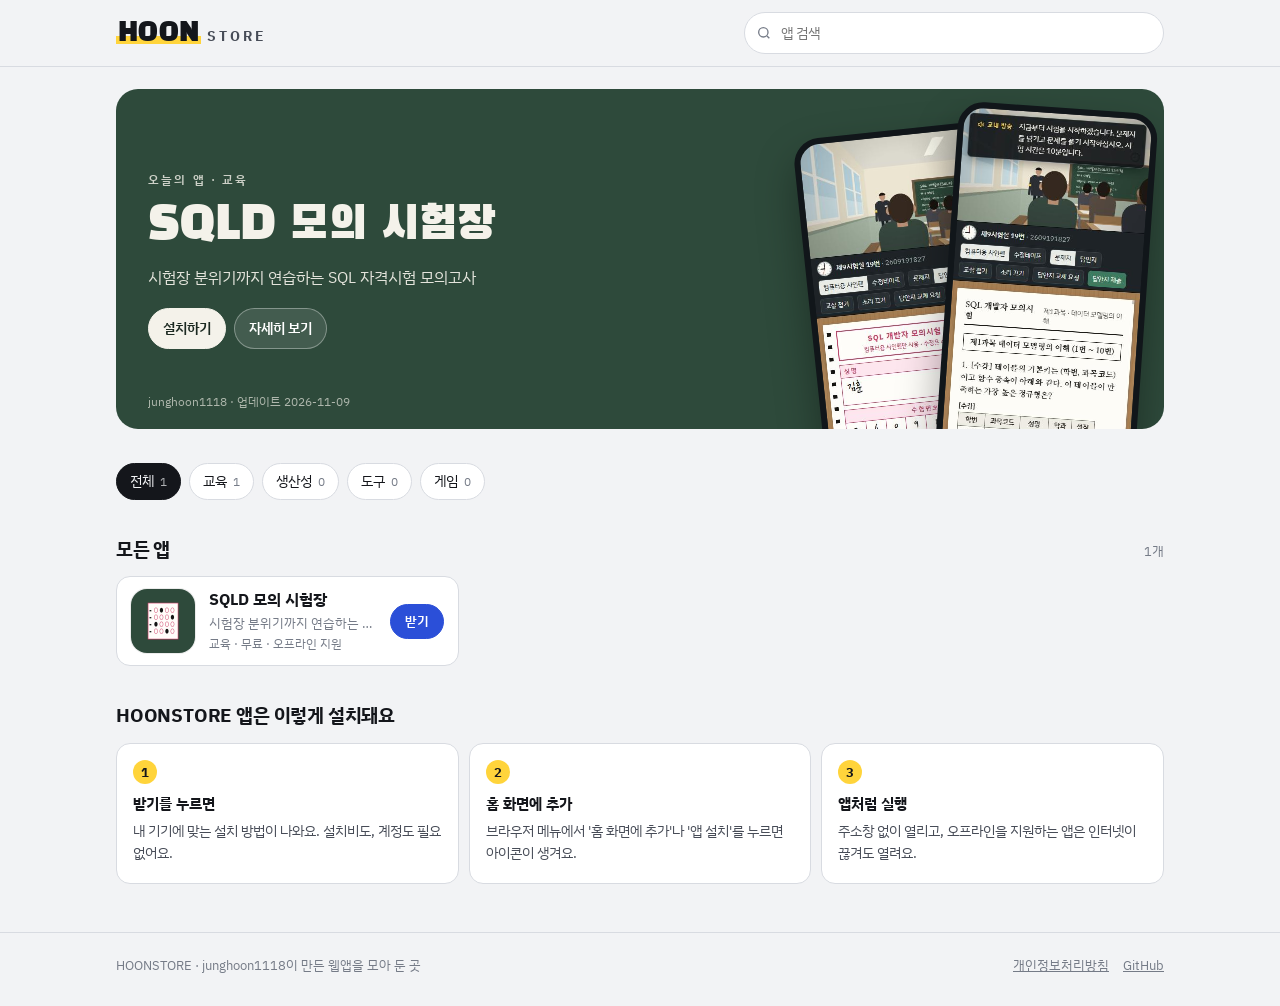
<file: index.html>
<!doctype html>
<html lang="ko">
<head>
<meta charset="utf-8">
<meta name="viewport" content="width=device-width,initial-scale=1,viewport-fit=cover">
<title>HOONSTORE</title>
<meta name="description" content="junghoon1118이 만든 웹앱을 모아 둔 스토어. 설치비 없이 홈 화면에 추가해서 앱처럼 쓰세요.">
<link rel="canonical" href="https://junghoon1118.github.io/HOONSTORE/">
<meta property="og:type" content="website">
<meta property="og:site_name" content="HOONSTORE">
<meta property="og:title" content="HOONSTORE">
<meta property="og:description" content="junghoon1118이 만든 웹앱을 모아 둔 스토어. 설치비 없이 홈 화면에 추가해서 앱처럼 쓰세요.">
<meta property="og:url" content="https://junghoon1118.github.io/HOONSTORE/">
<meta property="og:image" content="https://junghoon1118.github.io/HOONSTORE/assets/og.png">
<meta property="og:image:width" content="1200">
<meta property="og:image:height" content="630">
<meta name="twitter:card" content="summary_large_image">
<meta name="theme-color" content="#14161b">
<link rel="manifest" href="manifest.webmanifest">
<link rel="icon" type="image/png" href="icons/icon-192.png">
<link rel="apple-touch-icon" href="icons/icon-192.png">
<meta name="apple-mobile-web-app-capable" content="yes">
<meta name="mobile-web-app-capable" content="yes">
<meta name="apple-mobile-web-app-title" content="HOONSTORE">
<link rel="preconnect" href="https://fonts.googleapis.com">
<link rel="preconnect" href="https://fonts.gstatic.com" crossorigin>
<link rel="stylesheet" href="https://fonts.googleapis.com/css2?family=Black+Han+Sans&family=IBM+Plex+Sans+KR:wght@400;500;600;700&display=swap">
<link rel="stylesheet" href="assets/store.css">
</head>
<body>
<header class="top"><div class="wrap">
  <a class="logo" href="#" aria-label="HOONSTORE 홈"><b>HOON</b><span>STORE</span></a>
  <label class="search"><svg viewBox="0 0 24 24" fill="none" stroke="currentColor" stroke-width="2" aria-hidden="true"><circle cx="11" cy="11" r="7"/><path d="m20 20-3.5-3.5"/></svg><input id="q" type="search" placeholder="앱 검색" aria-label="앱 검색"></label>
  <button class="btn small" id="installStore" hidden>스토어 설치</button>
</div></header>

<main class="wrap" id="view">
<!--STATIC-->
<section class="prose" style="padding-block:10px">
<h1 style="font-size:24px;margin:0 0 6px">HOONSTORE</h1>
<p>junghoon1118이 만든 웹앱을 모아 둔 스토어입니다. 설치비나 계정 없이, 브라우저에서 홈 화면에 추가해서 앱처럼 쓸 수 있습니다.</p>
<ul>
<li><a href="apps/sqld/"><b>SQLD 모의 시험장</b></a> · 교육 · 시험장 분위기까지 연습하는 SQL 자격시험 모의고사</li>
</ul>
</section>
<!--/STATIC-->
</main>

<footer><div class="wrap">
  <span>HOONSTORE · junghoon1118이 만든 웹앱을 모아 둔 곳</span>
  <nav><a href="privacy/">개인정보처리방침</a><a href="https://github.com/junghoon1118" target="_blank" rel="noopener">GitHub</a></nav>
</div></footer>

<div class="sheet-bg" id="sheetBg" hidden></div>
<div class="toast" id="toast" hidden></div>

<script>
(function(){
"use strict";
/* ───── 앱 목록: 새 앱을 올릴 때 여기에 하나씩 추가한다 ───── */
let APPS = [];
const CATS = ["전체", "교육", "생산성", "도구", "게임"];

/* ───── 공통 ───── */
const $ = s => document.querySelector(s);
const esc = s => String(s).replace(/&/g,"&amp;").replace(/</g,"&lt;").replace(/>/g,"&gt;").replace(/"/g,"&quot;");
const view = $("#view");
const state = { cat: "전체", q: "" };
const ua = navigator.userAgent;
const isIOS = /iPhone|iPad|iPod/.test(ua) || (navigator.platform === "MacIntel" && navigator.maxTouchPoints > 1);
const isAndroid = /Android/i.test(ua);
const inApp = /KAKAOTALK|NAVER|Instagram|FBAN|FBAV|Line\//i.test(ua);
const myPlatform = isIOS ? "ios" : isAndroid ? "android" : "pc";

let toastT = 0;
function toast(msg){ const t = $("#toast"); t.textContent = msg; t.hidden = false; clearTimeout(toastT); toastT = setTimeout(() => { t.hidden = true; }, 2600); }
function copy(text){
  const done = () => toast("주소를 복사했어요");
  try { navigator.clipboard.writeText(text).then(done, () => fallback()); } catch(e){ fallback(); }
  function fallback(){ const i = document.createElement("input"); i.value = text; document.body.appendChild(i); i.select(); try { document.execCommand("copy"); done(); } catch(e){ toast("주소: " + text); } i.remove(); }
}

/* ───── 홈 ───── */
function appRow(a){
  return `<a class="row" href="#app-${a.id}">
    <img class="ico" src="${a.icon}" alt="" width="64" height="64">
    <div style="min-width:0"><h3>${esc(a.name)}</h3><p>${esc(a.tagline)}</p><div class="meta">${esc(a.category)} · 무료${a.offline ? " · 오프라인 지원" : ""}</div></div>
    <span class="btn small primary" data-install="${a.id}">받기</span>
  </a>`;
}
function home(){
  const f = APPS[0];
  const q = state.q.trim().toLowerCase();
  const list = APPS.filter(a => (state.cat === "전체" || a.category === state.cat) &&
    (!q || (a.name + a.tagline + a.category).toLowerCase().includes(q)));
  const count = c => c === "전체" ? APPS.length : APPS.filter(a => a.category === c).length;
  view.innerHTML = `
    ${q ? "" : `<section class="feature" style="--app:${f.color}" aria-label="오늘의 앱">
      <div class="txt">
        <p class="eyebrow">오늘의 앱 · ${esc(f.category)}</p>
        <h1>${esc(f.name)}</h1>
        <p class="tag">${esc(f.tagline)}</p>
        <div class="acts"><button class="btn primary" data-install="${f.id}">설치하기</button><a class="btn" href="#app-${f.id}">자세히 보기</a></div>
      </div>
      <div class="shots" aria-hidden="true">
        <div class="phone p1"><img src="${f.screens[2].src}" alt=""></div>
        <div class="phone p2"><img src="${f.screens[1].src}" alt=""></div>
      </div>
      <span class="chalk">${esc(f.developer)} · 업데이트 ${esc(f.updated)}</span>
    </section>`}
    <section class="sec" aria-label="카테고리">
      <div class="cats">${CATS.map(c => `<button class="cat" data-cat="${c}" aria-pressed="${c === state.cat}">${c} <em>${count(c)}</em></button>`).join("")}</div>
    </section>
    <section class="sec">
      <div class="sec-h"><h2>${q ? `'${esc(state.q)}' 검색 결과` : state.cat === "전체" ? "모든 앱" : esc(state.cat)}</h2><small>${list.length}개</small></div>
      ${list.length ? `<div class="list">${list.map(appRow).join("")}</div>` :
        `<div class="empty"><b>${q ? "찾는 앱이 없어요" : "이 카테고리에는 아직 앱이 없어요"}</b>새 앱이 올라오면 여기에 보여요.</div>`}
    </section>
    <section class="sec">
      <div class="sec-h"><h2>HOONSTORE 앱은 이렇게 설치돼요</h2></div>
      <div class="how">
        <div><b>받기를 누르면</b><p>내 기기에 맞는 설치 방법이 나와요. 설치비도, 계정도 필요 없어요.</p></div>
        <div><b>홈 화면에 추가</b><p>브라우저 메뉴에서 '홈 화면에 추가'나 '앱 설치'를 누르면 아이콘이 생겨요.</p></div>
        <div><b>앱처럼 실행</b><p>주소창 없이 열리고, 오프라인을 지원하는 앱은 인터넷이 끊겨도 열려요.</p></div>
      </div>
    </section>`;
}

/* ───── 상세 ───── */
function detail(a){
  view.innerHTML = `
    <a class="back" href="#">← 스토어로</a>
    <section class="head">
      <img class="ico" src="${a.icon}" alt="${esc(a.name)} 아이콘" width="112" height="112">
      <div style="min-width:0">
        <h1>${esc(a.name)}</h1>
        <p class="dev">${esc(a.developer)}</p>
        <div class="acts"><button class="btn primary" data-install="${a.id}">설치하기</button><a class="btn" href="${a.url}" target="_blank" rel="noopener">바로 열기</a></div>
      </div>
    </section>
    <dl class="facts">
      <div><dt>가격</dt><dd>무료</dd></div>
      <div><dt>카테고리</dt><dd>${esc(a.category)}</dd></div>
      <div><dt>오프라인</dt><dd>${a.offline ? "지원" : "미지원"}</dd></div>
      <div><dt>기기</dt><dd>${esc(a.devices)}</dd></div>
    </dl>
    <section class="sec"><div class="sec-h"><h2>미리 보기</h2></div>
      <div class="shots-row">${a.screens.map(s => `<figure><img src="${s.src}" alt="${esc(s.cap)}" loading="lazy"><figcaption>${esc(s.cap)}</figcaption></figure>`).join("")}</div>
    </section>
    <section class="sec"><div class="sec-h"><h2>앱 소개</h2></div><div class="prose">${a.description.map(p => `<p>${esc(p)}</p>`).join("")}</div></section>
    <section class="sec"><div class="sec-h"><h2>주요 기능</h2></div><ul class="feat">${a.features.map(x => `<li>${esc(x)}</li>`).join("")}</ul></section>
    <section class="sec"><div class="sec-h"><h2>알아 두세요</h2></div><div class="note">${esc(a.notice)}</div></section>
    <section class="sec"><div class="sec-h"><h2>정보</h2></div>
      <table class="info"><tbody>
        <tr><th>개발자</th><td>${esc(a.developer)}</td></tr>
        <tr><th>업데이트</th><td>${esc(a.updated)}</td></tr>
        <tr><th>개인정보</th><td>${esc(a.privacy)}</td></tr>
        <tr><th>주소</th><td><a href="${a.url}" target="_blank" rel="noopener">${esc(a.url)}</a></td></tr>
      </tbody></table>
    </section>`;
}

/* ───── 개인정보처리방침 ───── */
function privacy(){
  view.innerHTML = `
    <a class="back" href="#">← 스토어로</a>
    <div class="prose">
      <h1 style="font-size:26px;margin:0 0 6px">개인정보처리방침</h1>
      <p class="meta">시행일 2026년 11월 9일</p>
      <p>HOONSTORE와 HOONSTORE에 올라온 앱(이하 '앱')은 개인정보를 수집하지 않습니다.</p>
      <p><b>수집하는 정보</b><br>없습니다. 회원가입, 로그인, 광고, 방문자 분석 도구를 쓰지 않습니다.</p>
      <p><b>기기에 저장되는 정보</b><br>앱을 빠르게 열고 오프라인에서도 쓸 수 있도록 앱 파일을 브라우저 캐시에 저장합니다. 이 정보는 사용자의 기기 안에만 있으며, 브라우저 설정에서 사이트 데이터를 지우면 함께 삭제됩니다.</p>
      <p><b>사용자가 입력하는 정보</b><br>앱 안에서 입력한 이름 같은 내용은 화면에 보여 주는 데만 쓰이고 서버로 보내지 않습니다.</p>
      <p><b>외부 서비스</b><br>사이트는 GitHub Pages에서 제공되고, 글꼴은 Google Fonts에서 불러옵니다. 이 과정에서 각 서비스가 접속 기록(IP 주소 등)을 처리할 수 있으며, 이는 해당 서비스의 정책을 따릅니다.</p>
      <p><b>문의</b><br><a href="https://github.com/junghoon1118" target="_blank" rel="noopener">github.com/junghoon1118</a></p>
    </div>`;
}

/* ───── 설치 안내 ───── */
const GUIDE = {
  android: { label: "안드로이드", steps: url => [
    `아래 <span class="kbd">앱 열기</span>를 눌러 <b>Chrome</b>에서 엽니다.`,
    `오른쪽 위 <span class="kbd">⋮</span> 메뉴에서 <span class="kbd">앱 설치</span> 또는 <span class="kbd">홈 화면에 추가</span>를 누릅니다.`,
    `홈 화면에 생긴 아이콘으로 실행합니다.`] },
  ios: { label: "아이폰 · 아이패드", steps: url => [
    `아래 <span class="kbd">앱 열기</span>를 눌러 <b>Safari</b>에서 엽니다.`,
    `아래쪽 <span class="kbd">공유</span> 버튼(네모에서 화살표가 나오는 모양)을 누릅니다.`,
    `<span class="kbd">홈 화면에 추가</span>를 고르고 오른쪽 위 <span class="kbd">추가</span>를 누릅니다.`] },
  pc: { label: "PC", steps: url => [
    `아래 <span class="kbd">앱 열기</span>를 눌러 <b>Chrome</b>이나 <b>Edge</b>에서 엽니다.`,
    `주소창 오른쪽의 <span class="kbd">설치</span> 아이콘(모니터에 화살표)을 누릅니다.`,
    `<span class="kbd">설치</span>를 누르면 바탕화면과 시작 메뉴에 앱이 생깁니다.`] }
};
let sheetPlat = myPlatform;
function openSheet(id){
  const a = APPS.find(x => x.id === id); if (!a) return;
  const bg = $("#sheetBg");
  const draw = () => {
    const g = GUIDE[sheetPlat];
    bg.innerHTML = `<div class="sheet" role="dialog" aria-modal="true" aria-labelledby="sheetTitle">
      <div class="sheet-top"><img class="ico" src="${a.icon}" alt=""><div><h2 id="sheetTitle">${esc(a.name)} 설치</h2><p>무료 · 계정 없이 설치</p></div><button class="x" id="sheetX" aria-label="닫기">×</button></div>
      <div class="tabs" role="group" aria-label="기기 선택">${Object.keys(GUIDE).map(k => `<button data-plat="${k}" aria-pressed="${k === sheetPlat}">${GUIDE[k].label}${k === myPlatform ? " (지금 기기)" : ""}</button>`).join("")}</div>
      <ol class="steps">${g.steps(a.url).map(s => `<li>${s}</li>`).join("")}</ol>
      ${inApp ? `<div class="warnbox"><b>카카오톡 같은 앱 안에서 열었나요?</b><br>앱 안의 브라우저에서는 설치가 안 돼요. 오른쪽 위 메뉴에서 '다른 브라우저로 열기'를 누른 뒤 다시 시도하세요.</div>` : ""}
      ${sheetPlat === "ios" && isIOS && /CriOS|FxiOS|EdgiOS/.test(ua) ? `<div class="warnbox">지금 Safari가 아닌 브라우저예요. 주소를 복사해서 Safari에 붙여 넣은 뒤 설치하세요.</div>` : ""}
      <div class="acts"><a class="btn primary" href="${a.url}" target="_blank" rel="noopener">앱 열기</a><button class="btn" id="copyUrl">주소 복사</button></div>
    </div>`;
    $("#sheetX").onclick = closeSheet;
    $("#copyUrl").onclick = () => copy(a.url);
    bg.querySelectorAll("[data-plat]").forEach(b => b.onclick = () => { sheetPlat = b.dataset.plat; draw(); });
  };
  draw(); bg.hidden = false; document.body.style.overflow = "hidden";
  $("#sheetX").focus();
}
function closeSheet(){ $("#sheetBg").hidden = true; document.body.style.overflow = ""; }
$("#sheetBg").addEventListener("click", e => { if (e.target.id === "sheetBg") closeSheet(); });
document.addEventListener("keydown", e => { if (e.key === "Escape") closeSheet(); });

/* ───── 화면 전환 ───── */
function render(){
  const h = location.hash.slice(1);
  if (h.startsWith("app-")) { const a = APPS.find(x => x.id === h.slice(4)); if (a) { detail(a); document.title = a.name + " · HOONSTORE"; return; } }
  if (h === "privacy") { privacy(); document.title = "개인정보처리방침 · HOONSTORE"; return; }
  home(); document.title = "HOONSTORE";
}
window.addEventListener("hashchange", () => { render(); window.scrollTo(0, 0); });
view.addEventListener("click", e => {
  const ins = e.target.closest("[data-install]");
  if (ins) { e.preventDefault(); openSheet(ins.dataset.install); return; }
  const c = e.target.closest("[data-cat]");
  if (c) { state.cat = c.dataset.cat; home(); }
});
$("#q").addEventListener("input", e => { state.q = e.target.value; if (location.hash && location.hash !== "#") location.hash = ""; else home(); });

/* 스토어 자체 설치 버튼 (지원하는 브라우저에서만 보임) */
let deferred = null;
window.addEventListener("beforeinstallprompt", e => { e.preventDefault(); deferred = e; $("#installStore").hidden = false; });
$("#installStore").onclick = async () => { if (!deferred) return; deferred.prompt(); try { await deferred.userChoice; } catch(e){} deferred = null; $("#installStore").hidden = true; };

if ("serviceWorker" in navigator) window.addEventListener("load", () => navigator.serviceWorker.register("sw.js").catch(() => {}));
fetch("apps.json").then(r => r.json()).then(d => { APPS = d; render(); }).catch(() => { /* keep the static list from build.ps1 */ });
})();
</script>
</body>
</html>
</file>
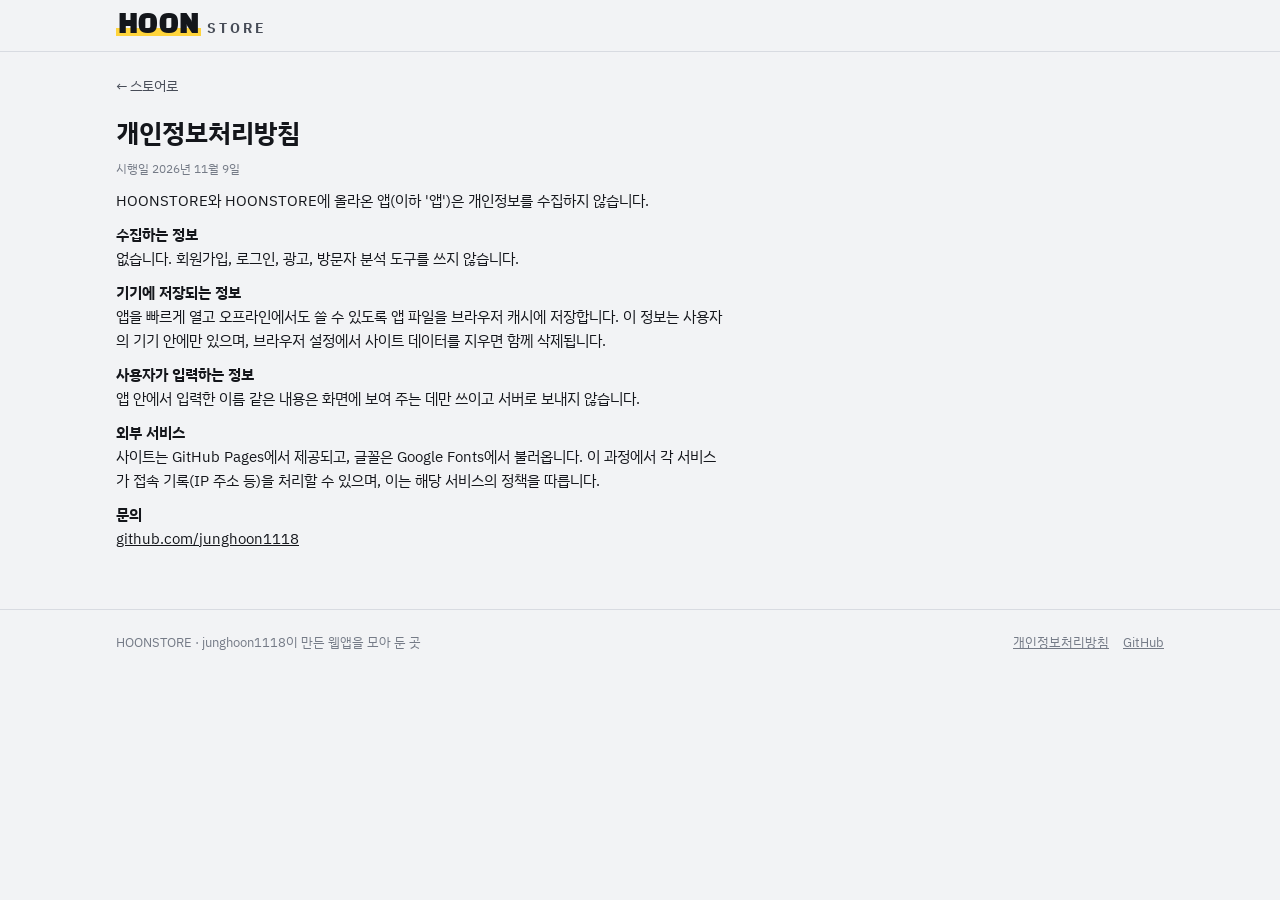
<file: privacy/index.html>
<!doctype html>
<html lang="ko">
<head>
<meta charset="utf-8">
<meta name="viewport" content="width=device-width,initial-scale=1,viewport-fit=cover">
<title>개인정보처리방침 &#183; HOONSTORE</title>
<meta name="description" content="HOONSTORE와 HOONSTORE 앱의 개인정보처리방침">
<link rel="canonical" href="https://junghoon1118.github.io/HOONSTORE/privacy/">
<meta property="og:type" content="website">
<meta property="og:site_name" content="HOONSTORE">
<meta property="og:title" content="개인정보처리방침 &#183; HOONSTORE">
<meta property="og:description" content="HOONSTORE와 HOONSTORE 앱의 개인정보처리방침">
<meta property="og:url" content="https://junghoon1118.github.io/HOONSTORE/privacy/">
<meta property="og:image" content="https://junghoon1118.github.io/HOONSTORE/assets/og.png">
<meta name="twitter:card" content="summary_large_image">
<meta name="theme-color" content="#14161b">
<link rel="icon" type="image/png" href="../icons/icon-192.png">
<link rel="manifest" href="../manifest.webmanifest">
<link rel="preconnect" href="https://fonts.googleapis.com">
<link rel="preconnect" href="https://fonts.gstatic.com" crossorigin>
<link rel="stylesheet" href="https://fonts.googleapis.com/css2?family=Black+Han+Sans&family=IBM+Plex+Sans+KR:wght@400;500;600;700&display=swap">
<link rel="stylesheet" href="../assets/store.css">
</head>
<body>
<header class="top"><div class="wrap">
  <a class="logo" href="../" aria-label="HOONSTORE 홈"><b>HOON</b><span>STORE</span></a>
</div></header>
<main class="wrap">
<a class="back" href="../">← 스토어로</a>
<div class="prose">
<h1 style="font-size:26px;margin:0 0 6px">개인정보처리방침</h1>
<p class="meta">시행일 2026년 11월 9일</p>
<p>HOONSTORE와 HOONSTORE에 올라온 앱(이하 '앱')은 개인정보를 수집하지 않습니다.</p>
<p><b>수집하는 정보</b><br>없습니다. 회원가입, 로그인, 광고, 방문자 분석 도구를 쓰지 않습니다.</p>
<p><b>기기에 저장되는 정보</b><br>앱을 빠르게 열고 오프라인에서도 쓸 수 있도록 앱 파일을 브라우저 캐시에 저장합니다. 이 정보는 사용자의 기기 안에만 있으며, 브라우저 설정에서 사이트 데이터를 지우면 함께 삭제됩니다.</p>
<p><b>사용자가 입력하는 정보</b><br>앱 안에서 입력한 이름 같은 내용은 화면에 보여 주는 데만 쓰이고 서버로 보내지 않습니다.</p>
<p><b>외부 서비스</b><br>사이트는 GitHub Pages에서 제공되고, 글꼴은 Google Fonts에서 불러옵니다. 이 과정에서 각 서비스가 접속 기록(IP 주소 등)을 처리할 수 있으며, 이는 해당 서비스의 정책을 따릅니다.</p>
<p><b>문의</b><br><a href="https://github.com/junghoon1118">github.com/junghoon1118</a></p>
</div>
</main>
<footer><div class="wrap">
  <span>HOONSTORE · junghoon1118이 만든 웹앱을 모아 둔 곳</span>
  <nav><a href="../privacy/">개인정보처리방침</a><a href="https://github.com/junghoon1118" target="_blank" rel="noopener">GitHub</a></nav>
</div></footer>
</body>
</html>
</file>
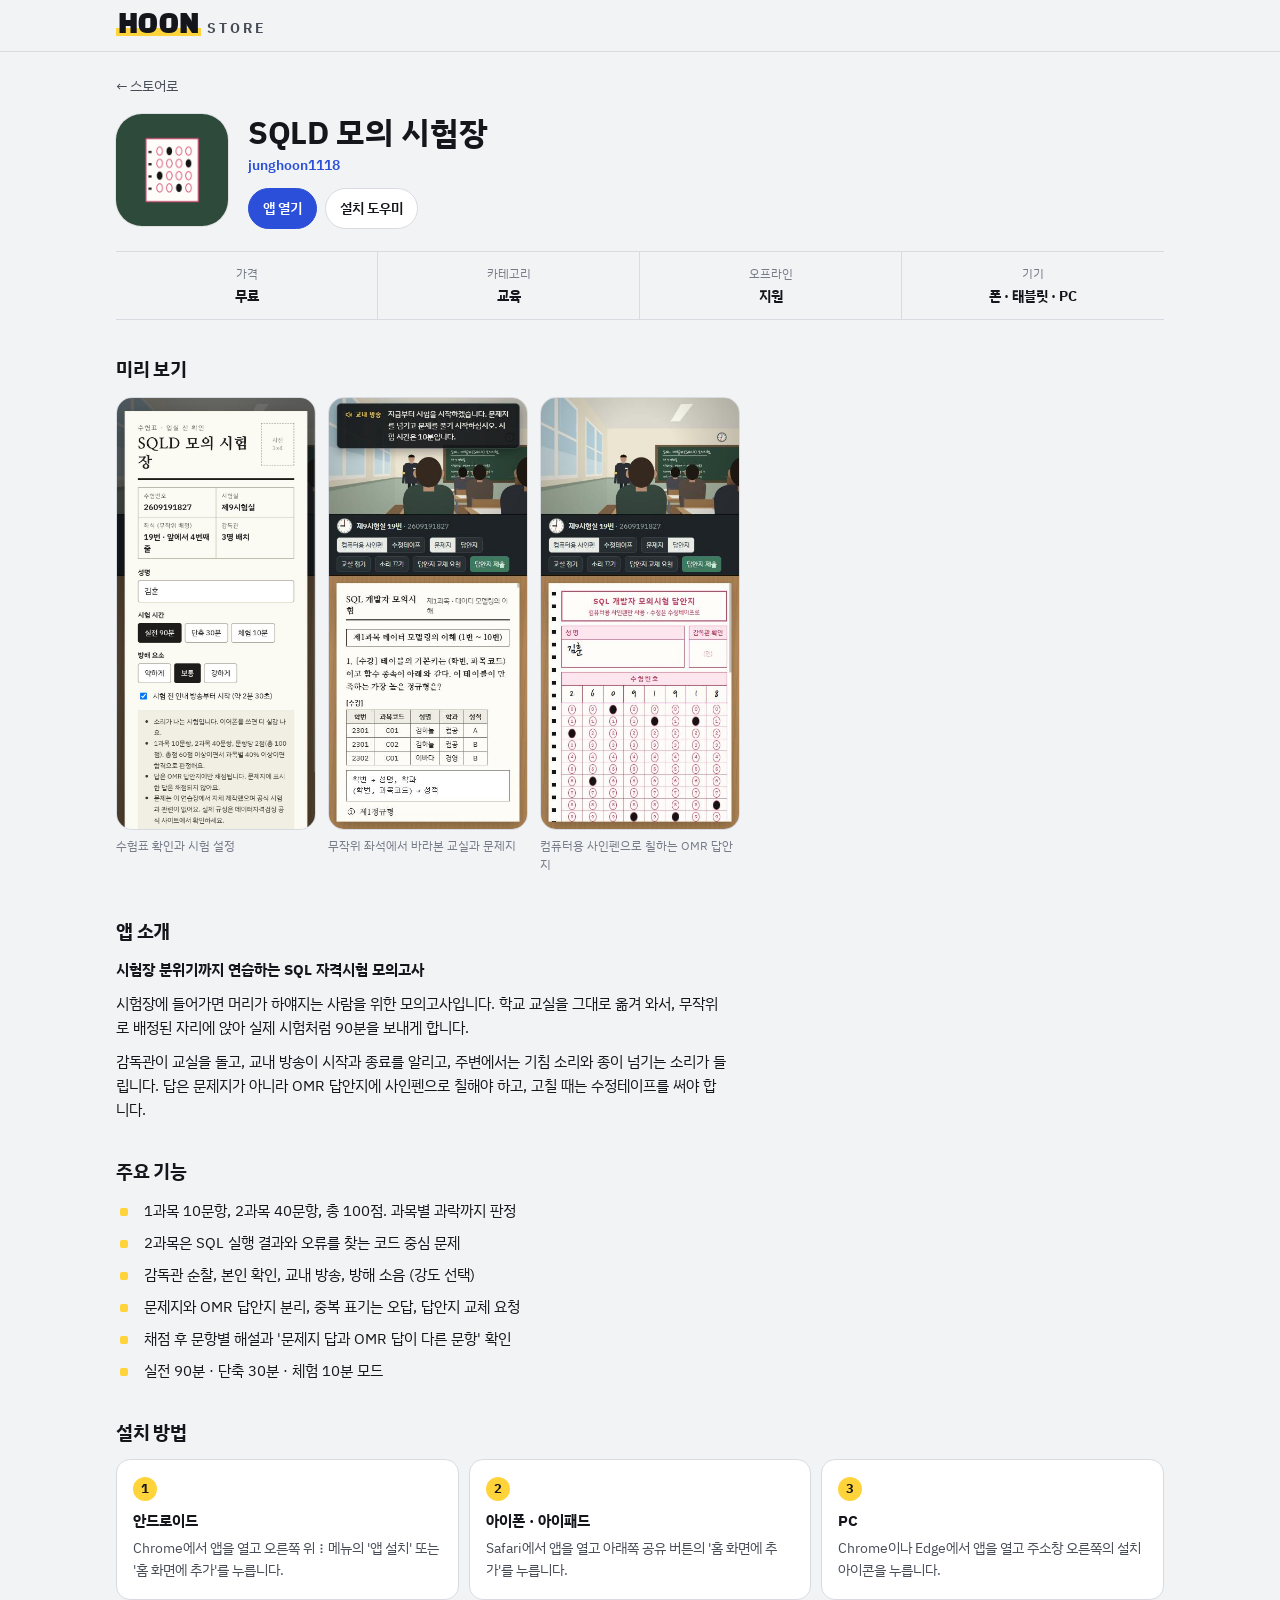
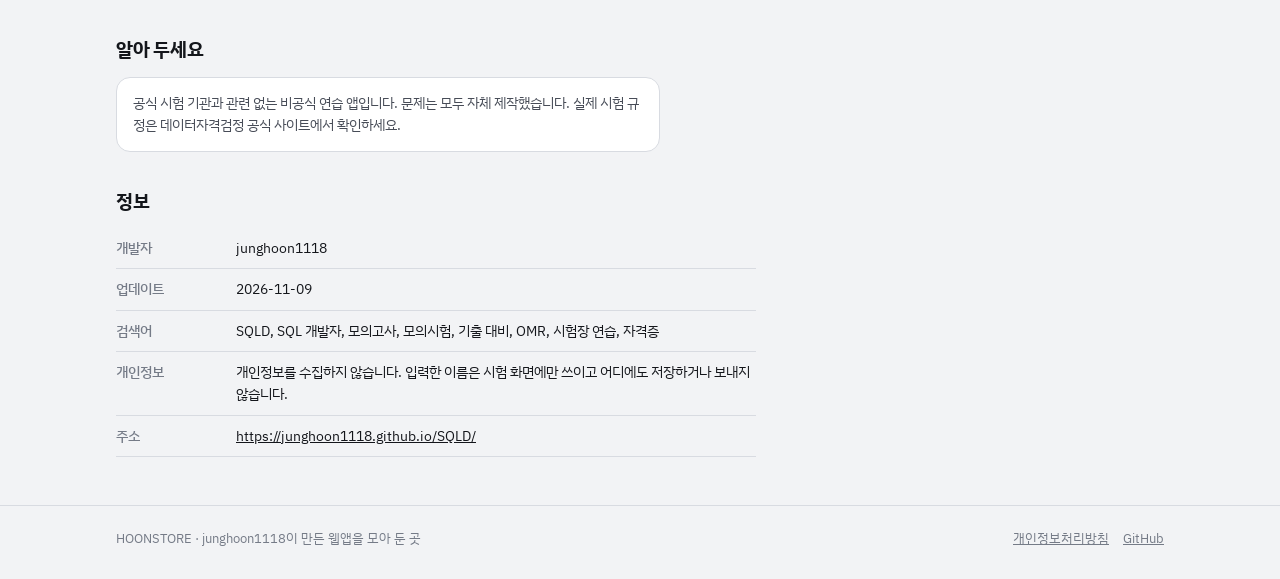
<file: apps/sqld/index.html>
<!doctype html>
<html lang="ko">
<head>
<meta charset="utf-8">
<meta name="viewport" content="width=device-width,initial-scale=1,viewport-fit=cover">
<title>SQLD 모의 시험장 &#183; HOONSTORE</title>
<meta name="description" content="시험장 분위기까지 연습하는 SQL 자격시험 모의고사. 시험장에 들어가면 머리가 하얘지는 사람을 위한 모의고사입니다. 학교 교실을 그대로 옮겨 와서, 무작위로 배정된 자리에 앉아 실제 시험처럼 90분을 보내게 합니다.">
<link rel="canonical" href="https://junghoon1118.github.io/HOONSTORE/apps/sqld/">
<meta property="og:type" content="website">
<meta property="og:site_name" content="HOONSTORE">
<meta property="og:title" content="SQLD 모의 시험장 &#183; HOONSTORE">
<meta property="og:description" content="시험장 분위기까지 연습하는 SQL 자격시험 모의고사. 시험장에 들어가면 머리가 하얘지는 사람을 위한 모의고사입니다. 학교 교실을 그대로 옮겨 와서, 무작위로 배정된 자리에 앉아 실제 시험처럼 90분을 보내게 합니다.">
<meta property="og:url" content="https://junghoon1118.github.io/HOONSTORE/apps/sqld/">
<meta property="og:image" content="https://junghoon1118.github.io/HOONSTORE/assets/og.png">
<meta name="twitter:card" content="summary_large_image">
<meta name="theme-color" content="#14161b">
<link rel="icon" type="image/png" href="../../icons/icon-192.png">
<link rel="manifest" href="../../manifest.webmanifest">
<link rel="preconnect" href="https://fonts.googleapis.com">
<link rel="preconnect" href="https://fonts.gstatic.com" crossorigin>
<link rel="stylesheet" href="https://fonts.googleapis.com/css2?family=Black+Han+Sans&family=IBM+Plex+Sans+KR:wght@400;500;600;700&display=swap">
<link rel="stylesheet" href="../../assets/store.css">
</head>
<body>
<header class="top"><div class="wrap">
  <a class="logo" href="../../" aria-label="HOONSTORE 홈"><b>HOON</b><span>STORE</span></a>
</div></header>
<main class="wrap">
<a class="back" href="../../">← 스토어로</a>
<section class="head">
  <img class="ico" src="../../assets/apps/sqld/icon.png" alt="SQLD 모의 시험장 아이콘" width="112" height="112">
  <div style="min-width:0">
    <h1>SQLD 모의 시험장</h1>
    <p class="dev">junghoon1118</p>
    <div class="acts"><a class="btn primary" href="https://junghoon1118.github.io/SQLD/">앱 열기</a><a class="btn" href="../../#app-sqld">설치 도우미</a></div>
  </div>
</section>
<dl class="facts">
  <div><dt>가격</dt><dd>무료</dd></div>
  <div><dt>카테고리</dt><dd>교육</dd></div>
  <div><dt>오프라인</dt><dd>지원</dd></div>
  <div><dt>기기</dt><dd>폰 &#183; 태블릿 &#183; PC</dd></div>
</dl>
<section class="sec"><div class="sec-h"><h2>미리 보기</h2></div><div class="shots-row">
<figure><img src="../../assets/apps/sqld/screen-1.jpg" alt="수험표 확인과 시험 설정" loading="lazy"><figcaption>수험표 확인과 시험 설정</figcaption></figure>
<figure><img src="../../assets/apps/sqld/screen-2.jpg" alt="무작위 좌석에서 바라본 교실과 문제지" loading="lazy"><figcaption>무작위 좌석에서 바라본 교실과 문제지</figcaption></figure>
<figure><img src="../../assets/apps/sqld/screen-3.jpg" alt="컴퓨터용 사인펜으로 칠하는 OMR 답안지" loading="lazy"><figcaption>컴퓨터용 사인펜으로 칠하는 OMR 답안지</figcaption></figure>
</div></section>
<section class="sec"><div class="sec-h"><h2>앱 소개</h2></div><div class="prose">
<p><b>시험장 분위기까지 연습하는 SQL 자격시험 모의고사</b></p>
<p>시험장에 들어가면 머리가 하얘지는 사람을 위한 모의고사입니다. 학교 교실을 그대로 옮겨 와서, 무작위로 배정된 자리에 앉아 실제 시험처럼 90분을 보내게 합니다.</p>
<p>감독관이 교실을 돌고, 교내 방송이 시작과 종료를 알리고, 주변에서는 기침 소리와 종이 넘기는 소리가 들립니다. 답은 문제지가 아니라 OMR 답안지에 사인펜으로 칠해야 하고, 고칠 때는 수정테이프를 써야 합니다.</p>
</div></section>
<section class="sec"><div class="sec-h"><h2>주요 기능</h2></div><ul class="feat">
<li>1과목 10문항, 2과목 40문항, 총 100점. 과목별 과락까지 판정</li>
<li>2과목은 SQL 실행 결과와 오류를 찾는 코드 중심 문제</li>
<li>감독관 순찰, 본인 확인, 교내 방송, 방해 소음 (강도 선택)</li>
<li>문제지와 OMR 답안지 분리, 중복 표기는 오답, 답안지 교체 요청</li>
<li>채점 후 문항별 해설과 &#39;문제지 답과 OMR 답이 다른 문항&#39; 확인</li>
<li>실전 90분 &#183; 단축 30분 &#183; 체험 10분 모드</li>
</ul></section>
<section class="sec"><div class="sec-h"><h2>설치 방법</h2></div><div class="how">
  <div><b>안드로이드</b><p>Chrome에서 앱을 열고 오른쪽 위 ⋮ 메뉴의 '앱 설치' 또는 '홈 화면에 추가'를 누릅니다.</p></div>
  <div><b>아이폰 · 아이패드</b><p>Safari에서 앱을 열고 아래쪽 공유 버튼의 '홈 화면에 추가'를 누릅니다.</p></div>
  <div><b>PC</b><p>Chrome이나 Edge에서 앱을 열고 주소창 오른쪽의 설치 아이콘을 누릅니다.</p></div>
</div></section>
<section class="sec"><div class="sec-h"><h2>알아 두세요</h2></div><div class="note">공식 시험 기관과 관련 없는 비공식 연습 앱입니다. 문제는 모두 자체 제작했습니다. 실제 시험 규정은 데이터자격검정 공식 사이트에서 확인하세요.</div></section>
<section class="sec"><div class="sec-h"><h2>정보</h2></div>
<table class="info"><tbody>
<tr><th>개발자</th><td>junghoon1118</td></tr>
<tr><th>업데이트</th><td>2026-11-09</td></tr>
<tr><th>검색어</th><td>SQLD, SQL 개발자, 모의고사, 모의시험, 기출 대비, OMR, 시험장 연습, 자격증</td></tr>
<tr><th>개인정보</th><td>개인정보를 수집하지 않습니다. 입력한 이름은 시험 화면에만 쓰이고 어디에도 저장하거나 보내지 않습니다.</td></tr>
<tr><th>주소</th><td><a href="https://junghoon1118.github.io/SQLD/">https://junghoon1118.github.io/SQLD/</a></td></tr>
</tbody></table></section>
</main>
<footer><div class="wrap">
  <span>HOONSTORE · junghoon1118이 만든 웹앱을 모아 둔 곳</span>
  <nav><a href="../../privacy/">개인정보처리방침</a><a href="https://github.com/junghoon1118" target="_blank" rel="noopener">GitHub</a></nav>
</div></footer>
</body>
</html>
</file>
<file: assets/store.css>
/* 레이아웃: 위에 스토어 간판(로고+검색), 그 아래 '오늘의 앱' 진열대, 카테고리, 앱 목록. 상세 화면은 같은 틀에서 해시(#app-아이디)로 바꿔 보여 준다. */
:root{
  --bg:#f2f3f5; --surface:#ffffff; --surface-2:#e8eaee; --ink:#14161b; --ink-2:#474c57; --ink-3:#757b87; --line:#d8dbe1;
  --accent:#2b4fd8; --accent-ink:#ffffff; --marker:#ffd43b; --ok:#1f7a4d; --warn:#9a5b00;
  --f-display:"Black Han Sans","IBM Plex Sans KR",sans-serif;
  --f-ui:"IBM Plex Sans KR","Apple SD Gothic Neo","Malgun Gothic",sans-serif;
  --r:14px;
  color-scheme:light;
}
@media (prefers-color-scheme:dark){:root:not([data-theme="light"]){
  --bg:#0e1014; --surface:#171a20; --surface-2:#21252d; --ink:#eef0f4; --ink-2:#b6bbc5; --ink-3:#8b919d; --line:#2b3039;
  --accent:#7590ff; --accent-ink:#0e1014; --marker:#e8c12d; --ok:#5cc28f; --warn:#e3a64a; color-scheme:dark}}
:root[data-theme="dark"]{
  --bg:#0e1014; --surface:#171a20; --surface-2:#21252d; --ink:#eef0f4; --ink-2:#b6bbc5; --ink-3:#8b919d; --line:#2b3039;
  --accent:#7590ff; --accent-ink:#0e1014; --marker:#e8c12d; --ok:#5cc28f; --warn:#e3a64a; color-scheme:dark}

*,*::before,*::after{box-sizing:border-box}
:root{padding-top:env(safe-area-inset-top,0px);padding-bottom:env(safe-area-inset-bottom,0px)}
body{margin:0;background:var(--bg);color:var(--ink);font-family:var(--f-ui);font-size:15px;line-height:1.6}
img{max-width:100%;display:block}
[hidden]{display:none!important}
a{color:inherit}
button{font:inherit;color:inherit}
:focus-visible{outline:2px solid var(--accent);outline-offset:2px}
body::before{content:"";position:fixed;inset:0 0 auto;height:env(safe-area-inset-top,0px);z-index:10;background:var(--bg)}

.wrap{max-width:1080px;margin:0 auto;padding-left:max(16px,env(safe-area-inset-left,0px));padding-right:max(16px,env(safe-area-inset-right,0px))}

/* 간판 */
.top{position:sticky;top:env(safe-area-inset-top,0px);z-index:5;background:color-mix(in srgb,var(--bg) 88%,transparent);backdrop-filter:blur(10px);border-bottom:1px solid var(--line)}
.top .wrap{display:flex;align-items:center;gap:14px;padding-block:12px}
.logo{display:flex;align-items:baseline;gap:2px;text-decoration:none;flex:none}
.logo b{font-family:var(--f-display);font-weight:400;font-size:26px;letter-spacing:.01em;line-height:1;background:linear-gradient(transparent 62%,var(--marker) 62% 92%,transparent 92%);padding:0 2px}
.logo span{font-weight:700;font-size:14px;letter-spacing:.22em;color:var(--ink-2);margin-left:4px}
.search{flex:1;min-width:0;position:relative;max-width:420px;margin-left:auto}
.search input{width:100%;font:inherit;font-size:14px;padding:9px 12px 9px 36px;border-radius:999px;border:1px solid var(--line);background:var(--surface);color:var(--ink)}
.search svg{position:absolute;left:12px;top:50%;transform:translateY(-50%);width:16px;height:16px;color:var(--ink-3)}
.btn{display:inline-flex;align-items:center;justify-content:center;gap:6px;border:1px solid var(--line);background:var(--surface);color:var(--ink);padding:8px 14px;border-radius:999px;font-weight:600;font-size:14px;cursor:pointer;text-decoration:none;white-space:nowrap}
.btn:hover{background:var(--surface-2)}
.btn.primary{background:var(--accent);border-color:var(--accent);color:var(--accent-ink)}
.btn.primary:hover{filter:brightness(1.07)}
.btn.small{padding:6px 14px;font-size:13px}

main{padding-block:22px 48px}
.sec{margin-top:34px}
.sec-h{display:flex;align-items:baseline;justify-content:space-between;gap:12px;margin:0 0 12px}
.sec-h h2{font-size:19px;margin:0;letter-spacing:-.01em}
.sec-h small{color:var(--ink-3);font-size:13px}

/* 오늘의 앱 */
.feature{position:relative;overflow:hidden;border-radius:22px;background:var(--app,#2e4a3b);color:#f4f2ea;display:grid;grid-template-columns:minmax(0,1.15fr) minmax(0,.85fr);min-height:340px}
.feature .txt{padding:30px 32px;display:flex;flex-direction:column;gap:12px;justify-content:center;min-width:0}
.eyebrow{font-size:12px;letter-spacing:.18em;font-weight:600;opacity:.8;margin:0}
.feature h1{font-family:var(--f-display);font-weight:400;font-size:clamp(30px,5vw,46px);line-height:1.12;margin:0;text-wrap:balance}
.feature p.tag{margin:0;font-size:16px;opacity:.92;max-width:34ch}
.feature .acts{display:flex;gap:8px;flex-wrap:wrap;margin-top:6px}
.feature .btn{border-color:rgba(255,255,255,.35);background:rgba(255,255,255,.1);color:#fff}
.feature .btn.primary{background:#f4f2ea;color:#1c2a22;border-color:#f4f2ea}
.feature .shots{position:relative;min-width:0}
.phone{position:absolute;width:200px;aspect-ratio:375/812;border-radius:26px;overflow:hidden;border:6px solid #11161a;box-shadow:0 20px 40px rgba(0,0,0,.35);background:#11161a}
.phone img{width:100%;height:100%;object-fit:cover;object-position:top}
.phone.p1{right:150px;top:40px;transform:rotate(-6deg)}
.phone.p2{right:20px;top:18px;transform:rotate(4deg)}
.chalk{position:absolute;left:32px;bottom:18px;font-size:12px;opacity:.65}

/* 카테고리 */
.cats{display:flex;gap:8px;flex-wrap:wrap}
.cat{border:1px solid var(--line);background:var(--surface);border-radius:999px;padding:6px 13px;font-size:14px;cursor:pointer;display:inline-flex;gap:6px;align-items:center}
.cat em{font-style:normal;color:var(--ink-3);font-size:12px;font-variant-numeric:tabular-nums}
.cat[aria-pressed="true"]{background:var(--ink);color:var(--bg);border-color:var(--ink)}
.cat[aria-pressed="true"] em{color:inherit;opacity:.7}

/* 앱 목록 */
.list{display:grid;grid-template-columns:repeat(auto-fill,minmax(300px,1fr));gap:10px}
.row{display:grid;grid-template-columns:64px minmax(0,1fr) auto;gap:14px;align-items:center;background:var(--surface);border:1px solid var(--line);border-radius:var(--r);padding:12px 14px;text-decoration:none}
.row:hover{border-color:var(--ink-3)}
.ico{width:64px;height:64px;border-radius:16px;overflow:hidden;box-shadow:0 0 0 1px rgba(0,0,0,.08)}
.row h3{margin:0;font-size:16px;line-height:1.35}
.row p{margin:2px 0 0;color:var(--ink-3);font-size:13px;overflow:hidden;text-overflow:ellipsis;white-space:nowrap}
.meta{color:var(--ink-3);font-size:12px}
.empty{background:var(--surface);border:1px dashed var(--line);border-radius:var(--r);padding:26px;text-align:center;color:var(--ink-2)}
.empty b{display:block;color:var(--ink);margin-bottom:4px}

/* 설치 방식 안내 */
.how{display:grid;grid-template-columns:repeat(3,minmax(0,1fr));gap:10px;counter-reset:s}
.how div{background:var(--surface);border:1px solid var(--line);border-radius:var(--r);padding:16px 16px 18px}
.how b{display:block;margin-bottom:4px}
.how div::before{counter-increment:s;content:counter(s);display:inline-grid;place-items:center;width:24px;height:24px;border-radius:50%;background:var(--marker);color:#14161b;font-weight:700;font-size:13px;margin-bottom:8px}
.how p{margin:0;color:var(--ink-2);font-size:14px}

/* 상세 */
.back{display:inline-flex;align-items:center;gap:4px;color:var(--ink-2);text-decoration:none;font-size:14px;margin-bottom:14px}
.head{display:grid;grid-template-columns:112px minmax(0,1fr);gap:20px;align-items:center}
.head .ico{width:112px;height:112px;border-radius:26px}
.head h1{margin:0;font-size:clamp(24px,4vw,32px);line-height:1.25;letter-spacing:-.01em;text-wrap:balance}
.head .dev{color:var(--accent);font-size:14px;font-weight:600;margin:2px 0 0}
.head .acts{display:flex;gap:8px;flex-wrap:wrap;margin-top:12px}
.facts{display:grid;grid-template-columns:repeat(4,minmax(0,1fr));margin-top:22px;border-block:1px solid var(--line)}
.facts div{padding:12px 8px;text-align:center;border-right:1px solid var(--line)}
.facts div:last-child{border-right:0}
.facts dt{font-size:12px;color:var(--ink-3)}
.facts dd{margin:2px 0 0;font-weight:700;font-size:14px}
.shots-row{display:flex;gap:12px;overflow-x:auto;scroll-snap-type:x mandatory;padding-bottom:8px}
.shots-row figure{margin:0;flex:none;width:200px;scroll-snap-align:start}
.shots-row img{width:200px;aspect-ratio:375/812;object-fit:cover;object-position:top;border-radius:16px;border:1px solid var(--line)}
.shots-row figcaption{font-size:12px;color:var(--ink-3);margin-top:6px}
.prose{max-width:68ch}
.prose p{margin:0 0 10px}
.feat{list-style:none;padding:0;margin:0;display:grid;gap:8px;max-width:68ch}
.feat li{display:grid;grid-template-columns:20px 1fr;gap:8px}
.feat li::before{content:"";width:8px;height:8px;border-radius:2px;background:var(--marker);margin-top:9px;margin-left:4px}
.note{background:var(--surface);border:1px solid var(--line);border-radius:var(--r);padding:14px 16px;font-size:14px;color:var(--ink-2);max-width:68ch}
.info{border-collapse:collapse;width:100%;max-width:640px;font-size:14px}
.info th,.info td{text-align:left;padding:9px 0;border-bottom:1px solid var(--line);vertical-align:top}
.info th{width:120px;color:var(--ink-3);font-weight:500}
.info td{word-break:break-all}

/* 설치 안내 시트 */
.sheet-bg{position:fixed;inset:0;z-index:40;background:rgba(10,12,16,.5);display:grid;place-items:end center}
.sheet{width:min(520px,100%);max-height:90vh;overflow:auto;background:var(--surface);color:var(--ink);border-radius:20px 20px 0 0;padding:20px 20px calc(22px + env(safe-area-inset-bottom,0px))}
@media (min-width:700px){.sheet-bg{place-items:center}.sheet{border-radius:20px}}
.sheet-top{display:flex;gap:12px;align-items:center}
.sheet-top .ico{width:48px;height:48px;border-radius:12px}
.sheet-top h2{margin:0;font-size:17px}
.sheet-top p{margin:0;color:var(--ink-3);font-size:13px}
.x{margin-left:auto;border:0;background:var(--surface-2);width:32px;height:32px;border-radius:50%;cursor:pointer;font-size:18px;line-height:1}
.tabs{display:flex;gap:6px;margin:16px 0 12px;flex-wrap:wrap}
.tabs button{border:1px solid var(--line);background:var(--surface);border-radius:999px;padding:5px 12px;font-size:13px;cursor:pointer}
.tabs button[aria-pressed="true"]{background:var(--ink);color:var(--bg);border-color:var(--ink)}
.steps{margin:0;padding-left:22px;display:grid;gap:8px}
.steps li{padding-left:2px}
.kbd{display:inline-block;border:1px solid var(--line);background:var(--surface-2);border-radius:6px;padding:0 6px;font-size:13px;font-weight:600}
.warnbox{margin-top:12px;background:color-mix(in srgb,var(--marker) 22%,var(--surface));border-radius:10px;padding:10px 12px;font-size:13px}
.sheet .acts{display:flex;gap:8px;margin-top:16px;flex-wrap:wrap}
.sheet .acts .btn{flex:1}
.toast{position:fixed;left:50%;bottom:calc(20px + env(safe-area-inset-bottom,0px));transform:translateX(-50%);z-index:50;background:var(--ink);color:var(--bg);padding:8px 14px;border-radius:999px;font-size:13px}

footer{border-top:1px solid var(--line);color:var(--ink-3);font-size:13px}
footer .wrap{padding-block:22px 30px;display:flex;flex-wrap:wrap;gap:8px 18px;justify-content:space-between}
footer nav{display:flex;gap:14px;flex-wrap:wrap}

@media (max-width:760px){
  .feature{grid-template-columns:1fr;min-height:0}
  .feature .txt{padding:24px 22px 8px}
  .feature .shots{height:250px}
  .phone{width:150px}
  .phone.p1{right:auto;left:22px;top:26px}
  .phone.p2{right:auto;left:150px;top:14px}
  .chalk{display:none}
  .how{grid-template-columns:1fr}
  .facts{grid-template-columns:repeat(2,minmax(0,1fr))}
  .facts div:nth-child(2){border-right:0}
  .facts div:nth-child(-n+2){border-bottom:1px solid var(--line)}
  .head{grid-template-columns:84px minmax(0,1fr);gap:14px}
  .head .ico{width:84px;height:84px;border-radius:20px}
  .list{grid-template-columns:1fr}
  .logo span{display:none}
}
@media (prefers-reduced-motion:reduce){*{scroll-behavior:auto!important}}
</file>
